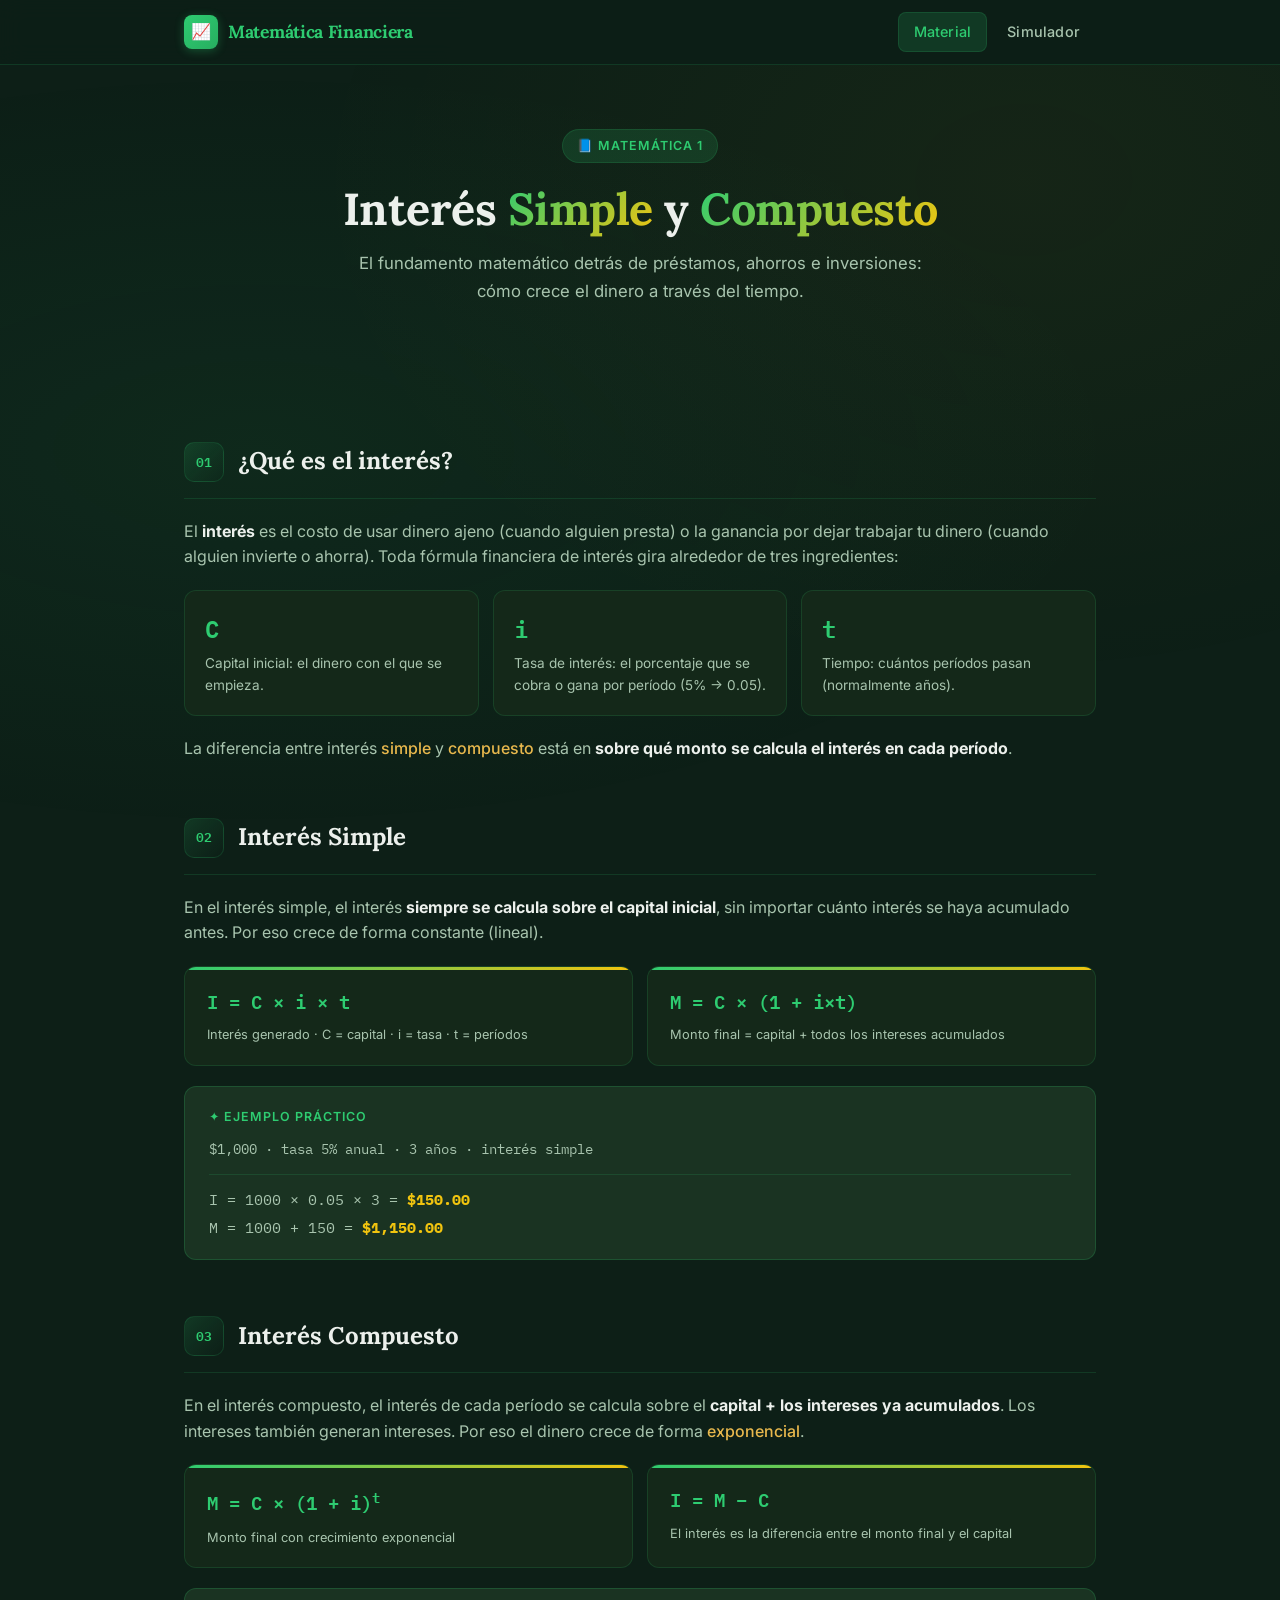
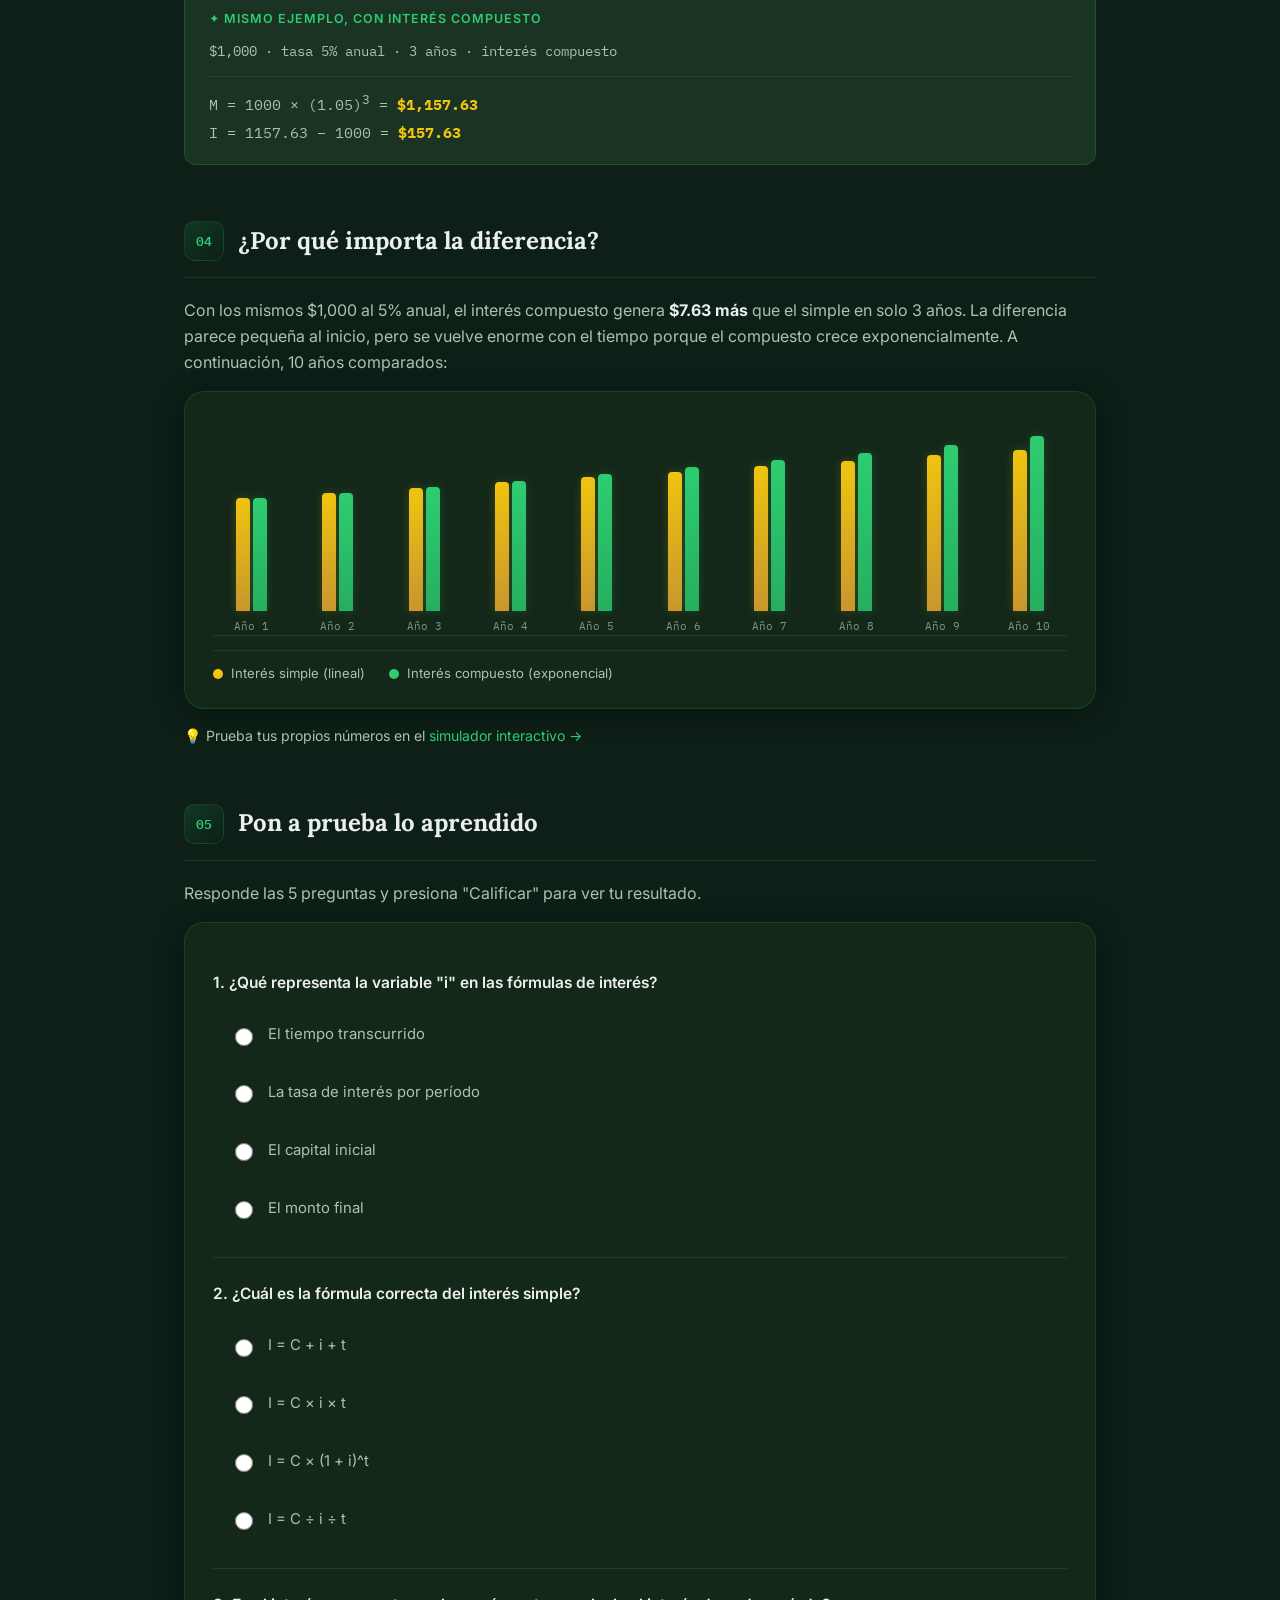
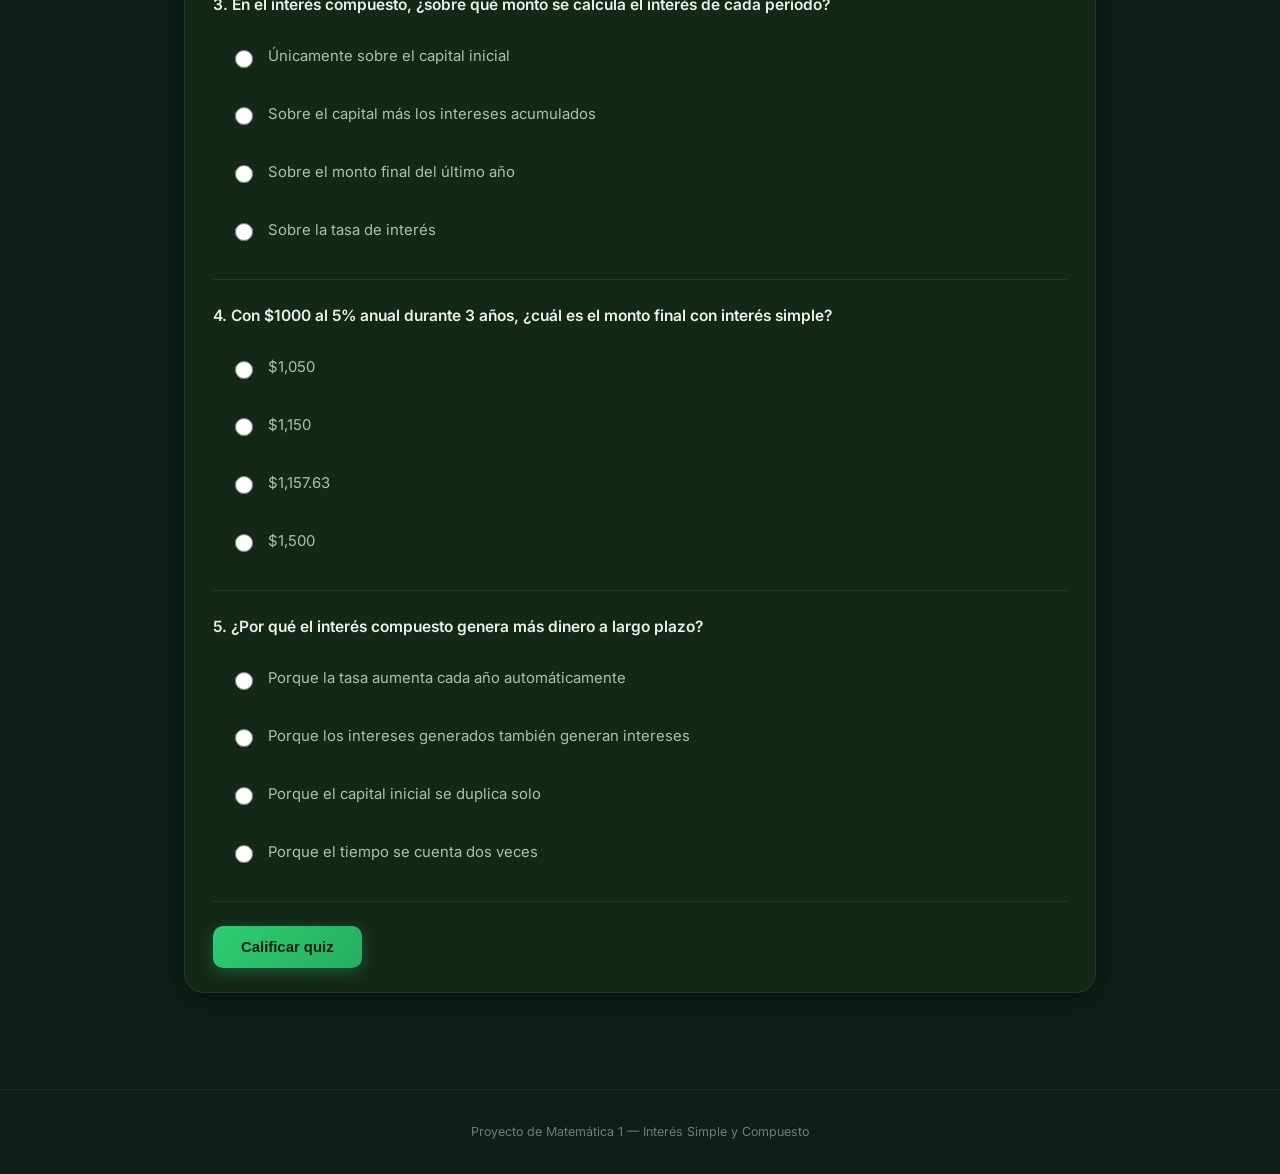
<file: index.html>
<!DOCTYPE html>
<html lang="es">
<head>
<meta charset="UTF-8">
<meta name="viewport" content="width=device-width, initial-scale=1.0">
<title>Matemática Financiera | Interés Simple y Compuesto</title>
<link rel="stylesheet" href="style.css">
</head>
<body>

<!-- ============ NAVBAR ============ -->
<header class="topbar" id="topbar">
  <div class="contenedor-nav">
    <a href="index.html" class="marca">
      <span class="marca-icono">📈</span>
      Matemática Financiera
    </a>
    <nav class="menu">
      <a href="index.html" class="activo">Material</a>
      <a href="app.html">Simulador</a>
    </nav>
  </div>
</header>

<main class="contenedor">

  <!-- ============ HERO ============ -->
  <div class="hero">
    <div class="hero-badge">📘 Matemática 1</div>
    <h1 class="titulo-hero">Interés <span class="acento">Simple</span> y <span class="acento">Compuesto</span></h1>
    <p class="subtitulo">
      El fundamento matemático detrás de préstamos, ahorros e inversiones:
      cómo crece el dinero a través del tiempo.
    </p>
  </div>

  <!-- ============ 01 · ¿QUÉ ES EL INTERÉS? ============ -->
  <div class="seccion fade-in-1">
    <div class="seccion-header">
      <div class="seccion-num">01</div>
      <h2>¿Qué es el interés?</h2>
    </div>

    <p>
      El <strong>interés</strong> es el costo de usar dinero ajeno (cuando alguien presta)
      o la ganancia por dejar trabajar tu dinero (cuando alguien invierte o ahorra).
      Toda fórmula financiera de interés gira alrededor de tres ingredientes:
    </p>

    <div class="concepto-grid">
      <div class="concepto-item fade-in-1">
        <div class="concepto-letra">C</div>
        <p class="concepto-desc">Capital inicial: el dinero con el que se empieza.</p>
      </div>
      <div class="concepto-item fade-in-2">
        <div class="concepto-letra">i</div>
        <p class="concepto-desc">Tasa de interés: el porcentaje que se cobra o gana por período (5% → 0.05).</p>
      </div>
      <div class="concepto-item fade-in-3">
        <div class="concepto-letra">t</div>
        <p class="concepto-desc">Tiempo: cuántos períodos pasan (normalmente años).</p>
      </div>
    </div>

    <p style="margin-top:16px;">
      La diferencia entre interés <em>simple</em> y <em>compuesto</em> está en
      <strong>sobre qué monto se calcula el interés en cada período</strong>.
    </p>
  </div>

  <!-- ============ 02 · INTERÉS SIMPLE ============ -->
  <div class="seccion fade-in-2">
    <div class="seccion-header">
      <div class="seccion-num">02</div>
      <h2>Interés Simple</h2>
    </div>

    <p>
      En el interés simple, el interés <strong>siempre se calcula sobre el capital inicial</strong>,
      sin importar cuánto interés se haya acumulado antes. Por eso crece de forma constante (lineal).
    </p>

    <div class="formula-grid">
      <div class="formula-card">
        <div class="formula-expr">I = C × i × t</div>
        <p class="formula-desc">Interés generado · C = capital · i = tasa · t = períodos</p>
      </div>
      <div class="formula-card">
        <div class="formula-expr">M = C × (1 + i×t)</div>
        <p class="formula-desc">Monto final = capital + todos los intereses acumulados</p>
      </div>
    </div>

    <div class="ejemplo-card">
      <div class="ejemplo-titulo">✦ Ejemplo práctico</div>
      <div class="ejemplo-datos">$1,000 · tasa 5% anual · 3 años · interés simple</div>
      <div class="ejemplo-resultado">
        <div>I = 1000 × 0.05 × 3 = <strong>$150.00</strong></div>
        <div>M = 1000 + 150 = <strong>$1,150.00</strong></div>
      </div>
    </div>
  </div>

  <!-- ============ 03 · INTERÉS COMPUESTO ============ -->
  <div class="seccion fade-in-3">
    <div class="seccion-header">
      <div class="seccion-num">03</div>
      <h2>Interés Compuesto</h2>
    </div>

    <p>
      En el interés compuesto, el interés de cada período se calcula sobre el
      <strong>capital + los intereses ya acumulados</strong>. Los intereses
      también generan intereses. Por eso el dinero crece de forma <em>exponencial</em>.
    </p>

    <div class="formula-grid">
      <div class="formula-card">
        <div class="formula-expr">M = C × (1 + i)<sup>t</sup></div>
        <p class="formula-desc">Monto final con crecimiento exponencial</p>
      </div>
      <div class="formula-card">
        <div class="formula-expr">I = M − C</div>
        <p class="formula-desc">El interés es la diferencia entre el monto final y el capital</p>
      </div>
    </div>

    <div class="ejemplo-card">
      <div class="ejemplo-titulo">✦ Mismo ejemplo, con interés compuesto</div>
      <div class="ejemplo-datos">$1,000 · tasa 5% anual · 3 años · interés compuesto</div>
      <div class="ejemplo-resultado">
        <div>M = 1000 × (1.05)<sup>3</sup> = <strong>$1,157.63</strong></div>
        <div>I = 1157.63 − 1000 = <strong>$157.63</strong></div>
      </div>
    </div>
  </div>

  <!-- ============ 04 · DIFERENCIA VISUAL ============ -->
  <div class="seccion fade-in-4">
    <div class="seccion-header">
      <div class="seccion-num">04</div>
      <h2>¿Por qué importa la diferencia?</h2>
    </div>

    <p>
      Con los mismos $1,000 al 5% anual, el interés compuesto genera
      <strong>$7.63 más</strong> que el simple en solo 3 años. La diferencia parece pequeña al inicio,
      pero se vuelve enorme con el tiempo porque el compuesto crece exponencialmente.
      A continuación, 10 años comparados:
    </p>

    <div class="tarjeta">
      <div class="grafico-wrapper">
        <div class="barras-wrap" id="grafico-comparativo"></div>
      </div>
      <div class="leyenda">
        <span><span class="punto simple"></span> Interés simple (lineal)</span>
        <span><span class="punto compuesto"></span> Interés compuesto (exponencial)</span>
      </div>
    </div>

    <p style="font-size:0.88rem; margin-top:12px;">
      💡 Prueba tus propios números en el
      <a href="app.html">simulador interactivo →</a>
    </p>
  </div>

  <!-- ============ 05 · QUIZ ============ -->
  <div class="seccion">
    <div class="seccion-header">
      <div class="seccion-num">05</div>
      <h2>Pon a prueba lo aprendido</h2>
    </div>
    <p>Responde las 5 preguntas y presiona "Calificar" para ver tu resultado.</p>

    <div class="tarjeta">
      <form class="quiz-form" id="quiz">

        <div class="pregunta" data-correcta="b">
          <p class="texto-pregunta">1. ¿Qué representa la variable "i" en las fórmulas de interés?</p>
          <div class="opciones">
            <label class="opcion"><input type="radio" name="q1" value="a"><span>El tiempo transcurrido</span></label>
            <label class="opcion"><input type="radio" name="q1" value="b"><span>La tasa de interés por período</span></label>
            <label class="opcion"><input type="radio" name="q1" value="c"><span>El capital inicial</span></label>
            <label class="opcion"><input type="radio" name="q1" value="d"><span>El monto final</span></label>
          </div>
        </div>

        <div class="pregunta" data-correcta="b">
          <p class="texto-pregunta">2. ¿Cuál es la fórmula correcta del interés simple?</p>
          <div class="opciones">
            <label class="opcion"><input type="radio" name="q2" value="a"><span>I = C + i + t</span></label>
            <label class="opcion"><input type="radio" name="q2" value="b"><span>I = C × i × t</span></label>
            <label class="opcion"><input type="radio" name="q2" value="c"><span>I = C × (1 + i)^t</span></label>
            <label class="opcion"><input type="radio" name="q2" value="d"><span>I = C ÷ i ÷ t</span></label>
          </div>
        </div>

        <div class="pregunta" data-correcta="b">
          <p class="texto-pregunta">3. En el interés compuesto, ¿sobre qué monto se calcula el interés de cada período?</p>
          <div class="opciones">
            <label class="opcion"><input type="radio" name="q3" value="a"><span>Únicamente sobre el capital inicial</span></label>
            <label class="opcion"><input type="radio" name="q3" value="b"><span>Sobre el capital más los intereses acumulados</span></label>
            <label class="opcion"><input type="radio" name="q3" value="c"><span>Sobre el monto final del último año</span></label>
            <label class="opcion"><input type="radio" name="q3" value="d"><span>Sobre la tasa de interés</span></label>
          </div>
        </div>

        <div class="pregunta" data-correcta="b">
          <p class="texto-pregunta">4. Con $1000 al 5% anual durante 3 años, ¿cuál es el monto final con interés simple?</p>
          <div class="opciones">
            <label class="opcion"><input type="radio" name="q4" value="a"><span>$1,050</span></label>
            <label class="opcion"><input type="radio" name="q4" value="b"><span>$1,150</span></label>
            <label class="opcion"><input type="radio" name="q4" value="c"><span>$1,157.63</span></label>
            <label class="opcion"><input type="radio" name="q4" value="d"><span>$1,500</span></label>
          </div>
        </div>

        <div class="pregunta" data-correcta="b">
          <p class="texto-pregunta">5. ¿Por qué el interés compuesto genera más dinero a largo plazo?</p>
          <div class="opciones">
            <label class="opcion"><input type="radio" name="q5" value="a"><span>Porque la tasa aumenta cada año automáticamente</span></label>
            <label class="opcion"><input type="radio" name="q5" value="b"><span>Porque los intereses generados también generan intereses</span></label>
            <label class="opcion"><input type="radio" name="q5" value="c"><span>Porque el capital inicial se duplica solo</span></label>
            <label class="opcion"><input type="radio" name="q5" value="d"><span>Porque el tiempo se cuenta dos veces</span></label>
          </div>
        </div>

        <div class="quiz-acciones">
          <button type="button" class="btn" id="btn-calificar">Calificar quiz</button>
          <div id="resultado-quiz"></div>
        </div>

      </form>
    </div>
  </div>

</main>

<footer class="pie">
  Proyecto de Matemática 1 — Interés Simple y Compuesto
</footer>

<script src="quiz.js"></script>
<script>
  // Navbar sombra al hacer scroll
  const topbar = document.getElementById('topbar');
  window.addEventListener('scroll', () => {
    topbar.classList.toggle('scrolled', window.scrollY > 10);
  });
</script>
</body>
</html>
</file>
<file: style.css>
/* =========================================================
   ESTILOS COMPARTIDOS — Rediseño visual moderno
   Paleta: verde oscuro + dorado + gradientes
   ========================================================= */

@import url('https://fonts.googleapis.com/css2?family=Lora:wght@500;600;700&family=Inter:wght@300;400;500;600;700&family=IBM+Plex+Mono:wght@400;600&display=swap');

:root {
  --bg: #0d1f17;
  --bg-card: #142819;
  --bg-card2: #1a3322;
  --green: #2ecc71;
  --green-dark: #27ae60;
  --green-glow: rgba(46, 204, 113, 0.15);
  --gold: #f1c40f;
  --gold-soft: #e8b84d;
  --ink: #ecf0ec;
  --ink-soft: #a8c4ae;
  --line: rgba(46, 204, 113, 0.15);
  --red: #e74c3c;
  --radius: 12px;
  --radius-lg: 20px;
  --shadow: 0 4px 24px rgba(0,0,0,0.4);
  --shadow-glow: 0 0 30px rgba(46, 204, 113, 0.12);
}

* { box-sizing: border-box; }

body {
  margin: 0;
  background: var(--bg);
  color: var(--ink);
  font-family: "Inter", system-ui, sans-serif;
  line-height: 1.6;
  min-height: 100vh;
}

/* Fondo con patrón sutil */
body::before {
  content: '';
  position: fixed;
  inset: 0;
  background:
    radial-gradient(ellipse at 20% 50%, rgba(46,204,113,0.06) 0%, transparent 60%),
    radial-gradient(ellipse at 80% 20%, rgba(241,196,15,0.04) 0%, transparent 50%);
  pointer-events: none;
  z-index: 0;
}

main, header, footer { position: relative; z-index: 1; }

/* ============================================================
   NAVBAR
   ============================================================ */

.topbar {
  background: rgba(13, 31, 23, 0.92);
  backdrop-filter: blur(12px);
  -webkit-backdrop-filter: blur(12px);
  border-bottom: 1px solid var(--line);
  padding: 0;
  position: sticky;
  top: 0;
  z-index: 100;
  transition: box-shadow 0.3s;
}

.topbar.scrolled {
  box-shadow: 0 2px 20px rgba(0,0,0,0.5);
}

.topbar .contenedor-nav {
  max-width: 960px;
  margin: 0 auto;
  padding: 0 24px;
  display: flex;
  justify-content: space-between;
  align-items: center;
  height: 64px;
}

.marca {
  font-family: "Lora", serif;
  font-weight: 700;
  font-size: 1.1rem;
  color: var(--green);
  text-decoration: none;
  display: flex;
  align-items: center;
  gap: 10px;
  letter-spacing: -0.3px;
}

.marca-icono {
  width: 34px;
  height: 34px;
  background: linear-gradient(135deg, var(--green), var(--green-dark));
  border-radius: 8px;
  display: flex;
  align-items: center;
  justify-content: center;
  font-size: 1rem;
  box-shadow: 0 2px 10px rgba(46,204,113,0.3);
}

nav.menu {
  display: flex;
  gap: 4px;
}

nav.menu a {
  color: var(--ink-soft);
  text-decoration: none;
  font-size: 0.9rem;
  font-weight: 500;
  padding: 8px 16px;
  border-radius: 8px;
  transition: all 0.2s;
  letter-spacing: 0.2px;
}

nav.menu a:hover {
  color: var(--ink);
  background: var(--green-glow);
}

nav.menu a.activo {
  color: var(--green);
  background: var(--green-glow);
  box-shadow: inset 0 0 0 1px var(--line);
}

/* ============================================================
   CONTENEDOR PRINCIPAL
   ============================================================ */

.contenedor {
  max-width: 960px;
  margin: 0 auto;
  padding: 0 24px 80px;
}

/* ============================================================
   HERO / CABECERA DE PÁGINA
   ============================================================ */

.hero {
  padding: 64px 0 48px;
  text-align: center;
}

.hero-badge {
  display: inline-flex;
  align-items: center;
  gap: 8px;
  background: var(--green-glow);
  border: 1px solid var(--line);
  color: var(--green);
  font-size: 0.78rem;
  font-weight: 600;
  letter-spacing: 1px;
  text-transform: uppercase;
  padding: 6px 14px;
  border-radius: 100px;
  margin-bottom: 20px;
  animation: fadeDown 0.5s ease both;
}

h1.titulo-hero {
  font-family: "Lora", serif;
  font-size: 2.8rem;
  font-weight: 700;
  color: var(--ink);
  margin: 0 0 16px;
  line-height: 1.15;
  letter-spacing: -0.5px;
  animation: fadeUp 0.6s 0.1s ease both;
}

h1.titulo-hero .acento {
  background: linear-gradient(135deg, var(--green), var(--gold));
  -webkit-background-clip: text;
  -webkit-text-fill-color: transparent;
  background-clip: text;
}

.subtitulo {
  color: var(--ink-soft);
  font-size: 1.05rem;
  max-width: 600px;
  margin: 0 auto 32px;
  animation: fadeUp 0.6s 0.2s ease both;
  line-height: 1.65;
}

/* ============================================================
   SECCIONES DE CONTENIDO
   ============================================================ */

.seccion {
  margin-top: 56px;
  animation: fadeUp 0.5s ease both;
}

.seccion-header {
  display: flex;
  align-items: center;
  gap: 14px;
  margin-bottom: 20px;
  padding-bottom: 16px;
  border-bottom: 1px solid var(--line);
}

.seccion-num {
  width: 40px;
  height: 40px;
  background: linear-gradient(135deg, var(--green-glow), transparent);
  border: 1px solid var(--line);
  border-radius: 10px;
  display: flex;
  align-items: center;
  justify-content: center;
  font-family: "IBM Plex Mono", monospace;
  font-size: 0.8rem;
  font-weight: 600;
  color: var(--green);
  flex-shrink: 0;
}

h2 {
  font-family: "Lora", serif;
  font-size: 1.5rem;
  color: var(--ink);
  margin: 0;
  line-height: 1.2;
}

p {
  color: var(--ink-soft);
  margin-bottom: 16px;
}

p strong { color: var(--ink); }
p em { color: var(--gold-soft); font-style: normal; font-weight: 500; }

/* ============================================================
   TARJETAS
   ============================================================ */

.tarjeta {
  background: var(--bg-card);
  border: 1px solid var(--line);
  border-radius: var(--radius-lg);
  padding: 24px 28px;
  margin: 16px 0;
  box-shadow: var(--shadow);
  transition: box-shadow 0.3s, border-color 0.3s;
}

.tarjeta:hover {
  border-color: rgba(46, 204, 113, 0.25);
  box-shadow: var(--shadow), var(--shadow-glow);
}

.tarjeta ul {
  color: var(--ink-soft);
  padding-left: 20px;
  margin: 0;
}

.tarjeta ul li {
  margin-bottom: 8px;
}

.tarjeta ul li strong {
  color: var(--green);
  font-family: "IBM Plex Mono", monospace;
}

/* ============================================================
   GRID DE CONCEPTOS (3 columnas)
   ============================================================ */

.concepto-grid {
  display: grid;
  grid-template-columns: repeat(3, 1fr);
  gap: 14px;
  margin: 20px 0;
}

.concepto-item {
  background: var(--bg-card);
  border: 1px solid var(--line);
  border-radius: var(--radius);
  padding: 18px 20px;
  transition: transform 0.2s, border-color 0.2s;
}

.concepto-item:hover {
  transform: translateY(-2px);
  border-color: rgba(46,204,113,0.3);
}

.concepto-letra {
  font-family: "IBM Plex Mono", monospace;
  font-size: 1.5rem;
  font-weight: 600;
  color: var(--green);
  margin-bottom: 6px;
}

.concepto-desc {
  font-size: 0.85rem;
  color: var(--ink-soft);
  margin: 0;
}

/* ============================================================
   FÓRMULAS
   ============================================================ */

.formula-grid {
  display: grid;
  grid-template-columns: 1fr 1fr;
  gap: 14px;
  margin: 20px 0;
}

.formula-card {
  background: var(--bg-card);
  border: 1px solid var(--line);
  border-radius: var(--radius);
  padding: 20px 22px;
  position: relative;
  overflow: hidden;
  transition: transform 0.2s, box-shadow 0.2s;
}

.formula-card::before {
  content: '';
  position: absolute;
  top: 0; left: 0; right: 0;
  height: 3px;
  background: linear-gradient(90deg, var(--green), var(--gold));
}

.formula-card:hover {
  transform: translateY(-2px);
  box-shadow: 0 8px 30px rgba(0,0,0,0.3);
}

.formula-expr {
  font-family: "IBM Plex Mono", monospace;
  font-size: 1.2rem;
  font-weight: 600;
  color: var(--green);
  margin-bottom: 8px;
}

.formula-expr sup {
  font-size: 0.75em;
}

.formula-desc {
  font-size: 0.8rem;
  color: var(--ink-soft);
  margin: 0;
  line-height: 1.5;
}

/* ============================================================
   EJEMPLO PRÁCTICO
   ============================================================ */

.ejemplo-card {
  background: var(--bg-card2);
  border: 1px solid rgba(46,204,113,0.2);
  border-radius: var(--radius);
  padding: 20px 24px;
  margin-top: 16px;
}

.ejemplo-titulo {
  font-size: 0.78rem;
  font-weight: 600;
  letter-spacing: 1px;
  text-transform: uppercase;
  color: var(--green);
  margin-bottom: 10px;
}

.ejemplo-datos {
  font-family: "IBM Plex Mono", monospace;
  font-size: 0.9rem;
  color: var(--ink-soft);
  margin-bottom: 14px;
}

.ejemplo-resultado {
  border-top: 1px solid var(--line);
  padding-top: 12px;
  font-family: "IBM Plex Mono", monospace;
  font-size: 0.95rem;
  color: var(--ink-soft);
  display: flex;
  flex-direction: column;
  gap: 4px;
}

.ejemplo-resultado strong {
  color: var(--gold);
}

/* ============================================================
   GRÁFICO DE BARRAS
   ============================================================ */

.grafico-wrapper {
  margin-top: 20px;
}

.barras-wrap {
  display: flex;
  align-items: flex-end;
  gap: 10px;
  height: 200px;
  border-bottom: 1px solid var(--line);
  padding-bottom: 0;
}

.grupo-barra {
  display: flex;
  flex-direction: column;
  align-items: center;
  flex: 1;
  height: 100%;
  justify-content: flex-end;
}

.par-barras {
  display: flex;
  align-items: flex-end;
  gap: 3px;
  height: 100%;
}

.barra {
  width: 14px;
  border-radius: 4px 4px 0 0;
  transition: height 0.8s cubic-bezier(0.34, 1.56, 0.64, 1);
  cursor: pointer;
  position: relative;
}

.barra:hover::after {
  content: attr(title);
  position: absolute;
  bottom: calc(100% + 6px);
  left: 50%;
  transform: translateX(-50%);
  background: rgba(20, 40, 25, 0.95);
  color: var(--ink);
  font-size: 0.72rem;
  font-family: "IBM Plex Mono", monospace;
  white-space: nowrap;
  padding: 4px 8px;
  border-radius: 6px;
  border: 1px solid var(--line);
  pointer-events: none;
  z-index: 10;
}

.barra.simple {
  background: linear-gradient(180deg, var(--gold), #c9962f);
  box-shadow: 0 0 10px rgba(241,196,15,0.2);
}

.barra.compuesto {
  background: linear-gradient(180deg, var(--green), var(--green-dark));
  box-shadow: 0 0 10px rgba(46,204,113,0.2);
}

.grupo-barra .etiqueta-anio {
  font-family: "IBM Plex Mono", monospace;
  font-size: 0.68rem;
  color: var(--ink-soft);
  margin-top: 7px;
  opacity: 0.7;
}

.leyenda {
  display: flex;
  gap: 24px;
  font-size: 0.82rem;
  color: var(--ink-soft);
  margin-top: 14px;
  padding-top: 12px;
  border-top: 1px solid var(--line);
}

.leyenda span {
  display: inline-flex;
  align-items: center;
  gap: 8px;
}

.punto {
  width: 10px;
  height: 10px;
  border-radius: 50%;
  display: inline-block;
}

.punto.simple { background: var(--gold); }
.punto.compuesto { background: var(--green); }

/* ============================================================
   QUIZ
   ============================================================ */

.quiz-form {
  display: flex;
  flex-direction: column;
  gap: 0;
}

.pregunta {
  padding: 24px 0;
  border-bottom: 1px solid var(--line);
  transition: all 0.3s;
}

.pregunta:last-of-type {
  border-bottom: none;
}

.texto-pregunta {
  color: var(--ink);
  font-weight: 600;
  font-size: 0.97rem;
  margin: 0 0 14px;
}

.opciones {
  display: flex;
  flex-direction: column;
  gap: 8px;
}

.opcion {
  display: flex;
  align-items: center;
  gap: 12px;
  padding: 12px 16px;
  border-radius: 10px;
  cursor: pointer;
  transition: all 0.2s;
  border: 1px solid transparent;
  font-size: 0.93rem;
  color: var(--ink-soft);
}

.opcion:hover {
  background: var(--green-glow);
  border-color: var(--line);
  color: var(--ink);
}

.opcion input[type="radio"] {
  width: 18px;
  height: 18px;
  accent-color: var(--green);
  cursor: pointer;
  flex-shrink: 0;
}

.opcion input[type="radio"]:checked + span {
  color: var(--ink);
  font-weight: 500;
}

.pregunta.correcta .opcion.marcada {
  background: rgba(46, 204, 113, 0.12);
  border-color: rgba(46, 204, 113, 0.4);
  color: var(--green);
  animation: pulseGreen 0.4s ease;
}

.pregunta.incorrecta .opcion.marcada {
  background: rgba(231, 76, 60, 0.1);
  border-color: rgba(231, 76, 60, 0.3);
  color: var(--red);
}

.opcion.respuesta-correcta {
  border: 1px dashed rgba(46,204,113,0.5) !important;
  background: rgba(46, 204, 113, 0.05) !important;
  color: var(--green) !important;
}

.quiz-acciones {
  padding-top: 24px;
  display: flex;
  align-items: center;
  gap: 16px;
  flex-wrap: wrap;
}

#resultado-quiz {
  display: none;
  margin-top: 0;
  padding: 16px 20px;
  border-radius: var(--radius);
  font-weight: 500;
  font-size: 0.97rem;
  animation: fadeUp 0.4s ease both;
}

#resultado-quiz.bien {
  background: rgba(46,204,113,0.1);
  border: 1px solid rgba(46,204,113,0.3);
  color: var(--green);
}

#resultado-quiz.regular {
  background: rgba(241,196,15,0.1);
  border: 1px solid rgba(241,196,15,0.3);
  color: var(--gold);
}

#resultado-quiz.mal {
  background: rgba(231,76,60,0.08);
  border: 1px solid rgba(231,76,60,0.25);
  color: var(--red);
}

/* ============================================================
   BOTONES
   ============================================================ */

.btn-primary {
  background: linear-gradient(135deg, var(--green), var(--green-dark));
  color: #0d1f17;
  border: none;
  padding: 13px 28px;
  border-radius: 10px;
  font-size: 0.93rem;
  font-weight: 700;
  cursor: pointer;
  transition: all 0.2s;
  letter-spacing: 0.2px;
  box-shadow: 0 4px 15px rgba(46,204,113,0.3);
}

.btn-primary:hover {
  transform: translateY(-1px);
  box-shadow: 0 6px 20px rgba(46,204,113,0.4);
}

.btn-primary:active {
  transform: translateY(0);
}

/* Alias para compatibilidad */
button.btn {
  background: linear-gradient(135deg, var(--green), var(--green-dark));
  color: #0d1f17;
  border: none;
  padding: 13px 28px;
  border-radius: 10px;
  font-size: 0.93rem;
  font-weight: 700;
  cursor: pointer;
  transition: all 0.2s;
  box-shadow: 0 4px 15px rgba(46,204,113,0.3);
}
button.btn:hover {
  transform: translateY(-1px);
  box-shadow: 0 6px 20px rgba(46,204,113,0.4);
}

/* ============================================================
   FORMULARIO SIMULADOR
   ============================================================ */

.form-grid {
  display: grid;
  grid-template-columns: 1fr 1fr;
  gap: 16px;
}

.campo {
  display: flex;
  flex-direction: column;
  gap: 7px;
}

.campo label {
  font-size: 0.82rem;
  font-weight: 500;
  color: var(--ink-soft);
  letter-spacing: 0.2px;
}

.campo input,
.campo select {
  padding: 12px 14px;
  border: 1px solid var(--line);
  border-radius: 10px;
  background: rgba(255,255,255,0.04);
  color: var(--ink);
  font-family: "IBM Plex Mono", monospace;
  font-size: 0.95rem;
  transition: border-color 0.2s, box-shadow 0.2s;
  outline: none;
}

.campo input:focus,
.campo select:focus {
  border-color: rgba(46,204,113,0.5);
  box-shadow: 0 0 0 3px rgba(46,204,113,0.08);
}

.campo select option {
  background: #1a3322;
}

/* ============================================================
   RESULTADOS DEL SIMULADOR
   ============================================================ */

.resumen-grid {
  display: grid;
  grid-template-columns: 1fr 1fr;
  gap: 14px;
  margin: 20px 0;
}

.resumen-card {
  background: var(--bg-card);
  border: 1px solid var(--line);
  border-radius: var(--radius-lg);
  padding: 24px;
  text-align: center;
  position: relative;
  overflow: hidden;
  box-shadow: var(--shadow);
  transition: transform 0.2s;
}

.resumen-card:hover { transform: translateY(-2px); }

.resumen-card::before {
  content: '';
  position: absolute;
  top: 0; left: 0; right: 0;
  height: 3px;
}

.resumen-card:first-child::before {
  background: linear-gradient(90deg, var(--gold), transparent);
}

.resumen-card:last-child::before {
  background: linear-gradient(90deg, var(--green), transparent);
}

.resumen-label {
  font-size: 0.8rem;
  font-weight: 600;
  letter-spacing: 0.8px;
  text-transform: uppercase;
  color: var(--ink-soft);
  margin-bottom: 10px;
}

.resumen-valor {
  font-family: "IBM Plex Mono", monospace;
  font-size: 2rem;
  font-weight: 600;
  color: var(--green);
  display: block;
  line-height: 1.1;
}

/* ============================================================
   TABLA DE RESULTADOS
   ============================================================ */

.tabla-wrap {
  overflow-x: auto;
  border-radius: var(--radius);
}

table.tabla-resultados {
  width: 100%;
  border-collapse: collapse;
  font-family: "IBM Plex Mono", monospace;
  font-size: 0.88rem;
}

table.tabla-resultados th {
  text-align: right;
  padding: 12px 16px;
  background: rgba(255,255,255,0.03);
  border-bottom: 1px solid var(--line);
  font-family: "Inter", sans-serif;
  font-size: 0.75rem;
  font-weight: 600;
  text-transform: uppercase;
  letter-spacing: 0.8px;
  color: var(--ink-soft);
}

table.tabla-resultados th:first-child,
table.tabla-resultados td:first-child {
  text-align: left;
}

table.tabla-resultados td {
  text-align: right;
  padding: 11px 16px;
  border-bottom: 1px solid rgba(46,204,113,0.06);
  color: var(--ink-soft);
  transition: background 0.15s;
}

table.tabla-resultados tbody tr:hover td {
  background: var(--green-glow);
  color: var(--ink);
}

table.tabla-resultados tbody tr:last-child td {
  border-bottom: none;
  color: var(--green);
  font-weight: 600;
}

/* ============================================================
   SECCIÓN DE RESULTADOS (oculta al inicio)
   ============================================================ */

#seccion-resultado {
  animation: fadeUp 0.5s ease both;
}

.seccion-resultado-titulo {
  display: flex;
  align-items: center;
  gap: 12px;
  margin: 40px 0 18px;
}

.seccion-resultado-titulo h2 {
  margin: 0;
  font-size: 1.3rem;
}

/* ============================================================
   CONTROLES DEL GRÁFICO INTERACTIVO
   ============================================================ */

.grafico-controles {
  display: flex;
  flex-wrap: wrap;
  gap: 16px;
  margin-bottom: 20px;
  padding-bottom: 16px;
  border-bottom: 1px solid var(--line);
  align-items: center;
}

.filtro-grupo {
  display: flex;
  align-items: center;
  gap: 10px;
  flex-wrap: wrap;
}

.filtro-label {
  font-size: 0.78rem;
  font-weight: 600;
  letter-spacing: 0.5px;
  text-transform: uppercase;
  color: var(--ink-soft);
  white-space: nowrap;
}

.filtro-botones {
  display: flex;
  gap: 6px;
  flex-wrap: wrap;
}

.filtro-btn {
  background: transparent;
  border: 1px solid var(--line);
  color: var(--ink-soft);
  padding: 6px 14px;
  border-radius: 8px;
  font-size: 0.8rem;
  font-weight: 500;
  cursor: pointer;
  transition: all 0.18s;
  font-family: "Inter", sans-serif;
  box-shadow: none;
}

.filtro-btn:hover {
  border-color: rgba(46,204,113,0.4);
  color: var(--ink);
  background: var(--green-glow);
  transform: none;
}

.filtro-btn.activo {
  background: linear-gradient(135deg, var(--green), var(--green-dark));
  border-color: transparent;
  color: #0d1f17;
  font-weight: 700;
  box-shadow: 0 2px 10px rgba(46,204,113,0.25);
}

.canvas-wrapper {
  position: relative;
  height: 320px;
  margin: 4px 0 12px;
}

/* ============================================================
   FOOTER
   ============================================================ */

footer.pie {
  text-align: center;
  color: var(--ink-soft);
  font-size: 0.78rem;
  padding: 32px 24px;
  border-top: 1px solid var(--line);
  opacity: 0.6;
  position: relative;
  z-index: 1;
}

/* ============================================================
   ANIMACIONES
   ============================================================ */

@keyframes fadeUp {
  from { opacity: 0; transform: translateY(16px); }
  to   { opacity: 1; transform: translateY(0); }
}

@keyframes fadeDown {
  from { opacity: 0; transform: translateY(-10px); }
  to   { opacity: 1; transform: translateY(0); }
}

@keyframes pulseGreen {
  0%   { box-shadow: 0 0 0 0 rgba(46,204,113,0.4); }
  70%  { box-shadow: 0 0 0 8px rgba(46,204,113,0); }
  100% { box-shadow: 0 0 0 0 rgba(46,204,113,0); }
}

@keyframes countUp {
  from { opacity: 0; transform: scale(0.8); }
  to   { opacity: 1; transform: scale(1); }
}

.fade-in { animation: fadeUp 0.5s ease both; }
.fade-in-1 { animation: fadeUp 0.5s 0.1s ease both; }
.fade-in-2 { animation: fadeUp 0.5s 0.2s ease both; }
.fade-in-3 { animation: fadeUp 0.5s 0.3s ease both; }
.fade-in-4 { animation: fadeUp 0.5s 0.4s ease both; }

/* ============================================================
   CÓDIGO / MONO
   ============================================================ */

code, .num-mono {
  font-family: "IBM Plex Mono", monospace;
  background: var(--green-glow);
  color: var(--green);
  padding: 2px 6px;
  border-radius: 5px;
  font-size: 0.88em;
}

/* ============================================================
   ENLACE
   ============================================================ */

a {
  color: var(--green);
  text-decoration: none;
  transition: color 0.2s;
}

a:hover {
  color: var(--gold);
}

/* ============================================================
   RESPONSIVE
   ============================================================ */

@media (max-width: 660px) {
  h1.titulo-hero { font-size: 2rem; }
  .formula-grid { grid-template-columns: 1fr; }
  .concepto-grid { grid-template-columns: 1fr; }
  .form-grid { grid-template-columns: 1fr; }
  .resumen-grid { grid-template-columns: 1fr; }
  .topbar .contenedor-nav { padding: 0 16px; }
  .contenedor { padding: 0 16px 60px; }
  .hero { padding: 40px 0 32px; }
}
</file>
